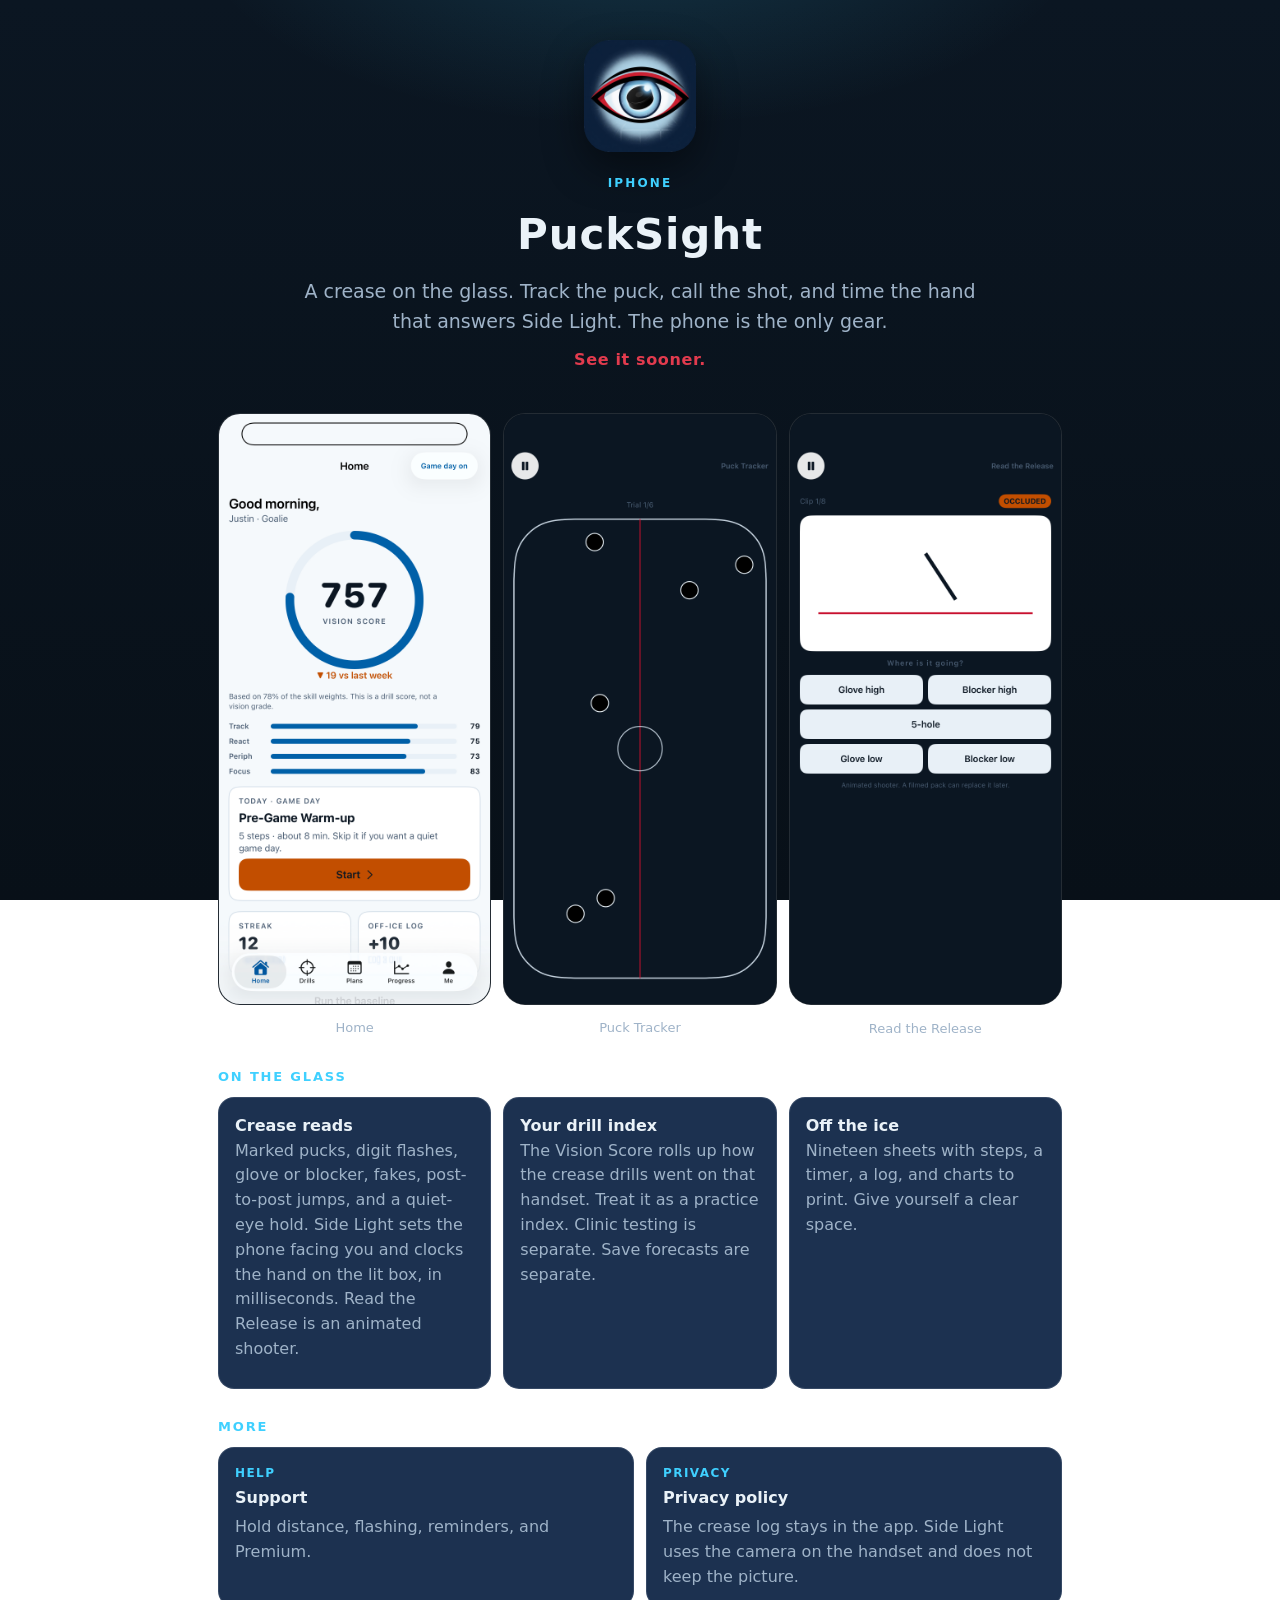
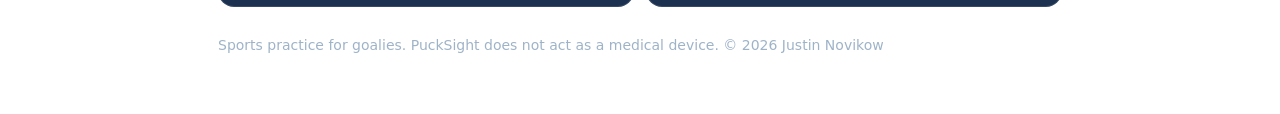
<file: index.html>
<!DOCTYPE html>
<html lang="en">
<head>
  <meta charset="UTF-8" />
  <meta name="viewport" content="width=device-width, initial-scale=1, viewport-fit=cover" />
  <meta name="theme-color" content="#0B1622" />
  <title>PuckSight — Vision station for hockey goalies</title>
  <meta name="description" content="PuckSight is a goalie vision station for iPhone. Track the puck, call glove or blocker, and clock Side Light in milliseconds." />
  <link rel="icon" href="icon.png" type="image/png" />
  <link rel="apple-touch-icon" href="icon.png" />
  <link rel="stylesheet" href="styles.css" />
</head>
<body>
  <div class="wrap">
    <header class="hero">
      <img class="logo" src="icon.png" width="112" height="112" alt="PuckSight app icon" />
      <p class="eyebrow">iPhone</p>
      <h1>PuckSight</h1>
      <p class="lede">A crease on the glass. Track the puck, call the shot, and time the hand that answers Side Light. The phone is the only gear.</p>
      <p class="tag">See it sooner.</p>
    </header>

    <div class="shots">
      <figure>
        <img src="screenshots/1-home.png" alt="PuckSight home with a Vision Score of 757 and the pre-game warm-up" />
        <figcaption class="shot-cap">Home</figcaption>
      </figure>
      <figure>
        <img src="screenshots/6-puck-tracker.png" alt="Puck Tracker drill with pucks on a rink" />
        <figcaption class="shot-cap">Puck Tracker</figcaption>
      </figure>
      <figure>
        <img src="screenshots/7-read-release.png" alt="Read the Release with an animated shooter and five zones" />
        <figcaption class="shot-cap">Read the Release</figcaption>
      </figure>
    </div>

    <h2>On the glass</h2>
    <div class="cards">
      <article class="card">
        <strong>Crease reads</strong>
        <p>Marked pucks, digit flashes, glove or blocker, fakes, post-to-post jumps, and a quiet-eye hold. Side Light sets the phone facing you and clocks the hand on the lit box, in milliseconds. Read the Release is an animated shooter.</p>
      </article>
      <article class="card">
        <strong>Your drill index</strong>
        <p>The Vision Score rolls up how the crease drills went on that handset. Treat it as a practice index. Clinic testing is separate. Save forecasts are separate.</p>
      </article>
      <article class="card">
        <strong>Off the ice</strong>
        <p>Nineteen sheets with steps, a timer, a log, and charts to print. Give yourself a clear space.</p>
      </article>
    </div>

    <h2>More</h2>
    <div class="cards">
      <a class="link-card" href="support.html">
        <span class="card-kicker">Help</span>
        <strong>Support</strong>
        <span class="card-desc">Hold distance, flashing, reminders, and Premium.</span>
      </a>
      <a class="link-card" href="privacy.html">
        <span class="card-kicker">Privacy</span>
        <strong>Privacy policy</strong>
        <span class="card-desc">The crease log stays in the app. Side Light uses the camera on the handset and does not keep the picture.</span>
      </a>
    </div>

    <p class="foot">Sports practice for goalies. PuckSight does not act as a medical device. © 2026 Justin Novikow</p>
  </div>
</body>
</html>
</file>
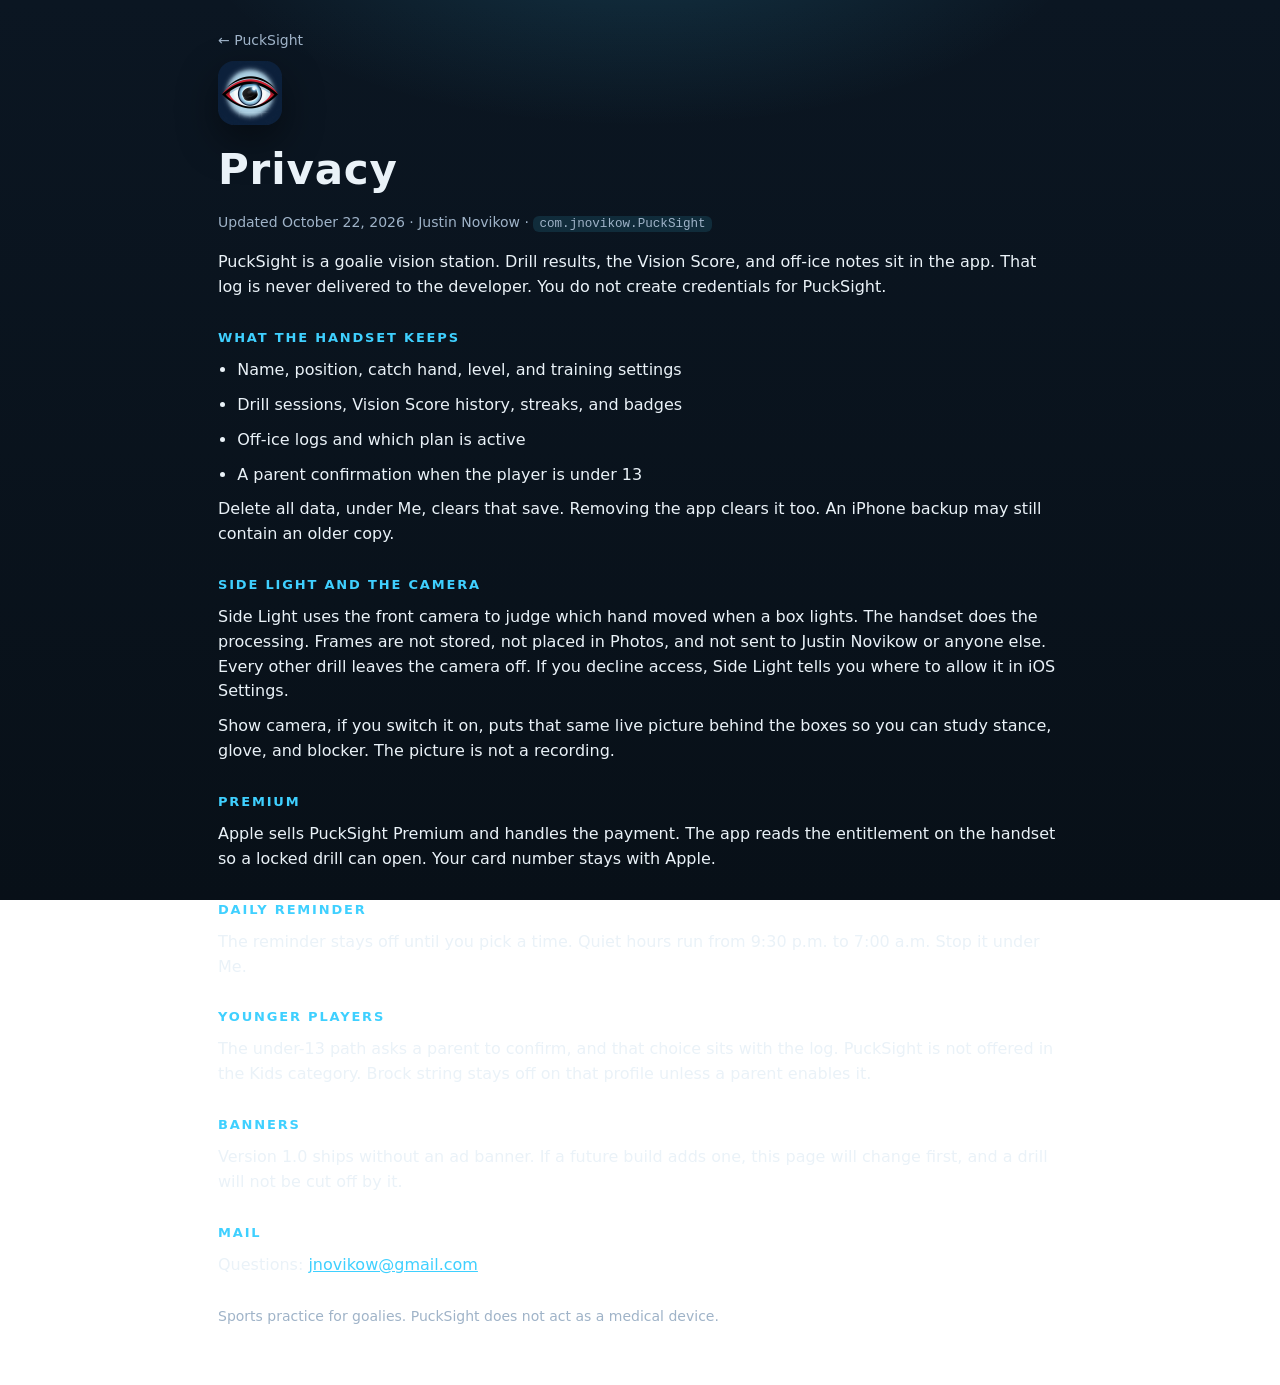
<file: privacy.html>
<!DOCTYPE html>
<html lang="en">
<head>
  <meta charset="UTF-8" />
  <meta name="viewport" content="width=device-width, initial-scale=1, viewport-fit=cover" />
  <meta name="theme-color" content="#0B1622" />
  <title>PuckSight — Privacy</title>
  <meta name="description" content="How PuckSight handles the crease log, the Side Light camera, and Premium." />
  <link rel="icon" href="icon.png" type="image/png" />
  <link rel="stylesheet" href="styles.css" />
</head>
<body>
  <div class="wrap">
    <a class="back" href="index.html">← PuckSight</a>
    <img class="logo logo-sm" src="icon.png" width="64" height="64" alt="" />
    <h1>Privacy</h1>
    <p class="meta">Updated October 22, 2026 · Justin Novikow · <code>com.jnovikow.PuckSight</code></p>

    <p>PuckSight is a goalie vision station. Drill results, the Vision Score, and off-ice notes sit in the app. That log is never delivered to the developer. You do not create credentials for PuckSight.</p>

    <h2>What the handset keeps</h2>
    <ul>
      <li>Name, position, catch hand, level, and training settings</li>
      <li>Drill sessions, Vision Score history, streaks, and badges</li>
      <li>Off-ice logs and which plan is active</li>
      <li>A parent confirmation when the player is under 13</li>
    </ul>
    <p>Delete all data, under Me, clears that save. Removing the app clears it too. An iPhone backup may still contain an older copy.</p>

    <h2>Side Light and the camera</h2>
    <p>Side Light uses the front camera to judge which hand moved when a box lights. The handset does the processing. Frames are not stored, not placed in Photos, and not sent to Justin Novikow or anyone else. Every other drill leaves the camera off. If you decline access, Side Light tells you where to allow it in iOS Settings.</p>
    <p>Show camera, if you switch it on, puts that same live picture behind the boxes so you can study stance, glove, and blocker. The picture is not a recording.</p>

    <h2>Premium</h2>
    <p>Apple sells PuckSight Premium and handles the payment. The app reads the entitlement on the handset so a locked drill can open. Your card number stays with Apple.</p>

    <h2>Daily reminder</h2>
    <p>The reminder stays off until you pick a time. Quiet hours run from 9:30 p.m. to 7:00 a.m. Stop it under Me.</p>

    <h2>Younger players</h2>
    <p>The under-13 path asks a parent to confirm, and that choice sits with the log. PuckSight is not offered in the Kids category. Brock string stays off on that profile unless a parent enables it.</p>

    <h2>Banners</h2>
    <p>Version 1.0 ships without an ad banner. If a future build adds one, this page will change first, and a drill will not be cut off by it.</p>

    <h2>Mail</h2>
    <p>Questions: <a href="mailto:jnovikow@gmail.com">jnovikow@gmail.com</a></p>
    <p class="foot">Sports practice for goalies. PuckSight does not act as a medical device.</p>
  </div>
</body>
</html>
</file>
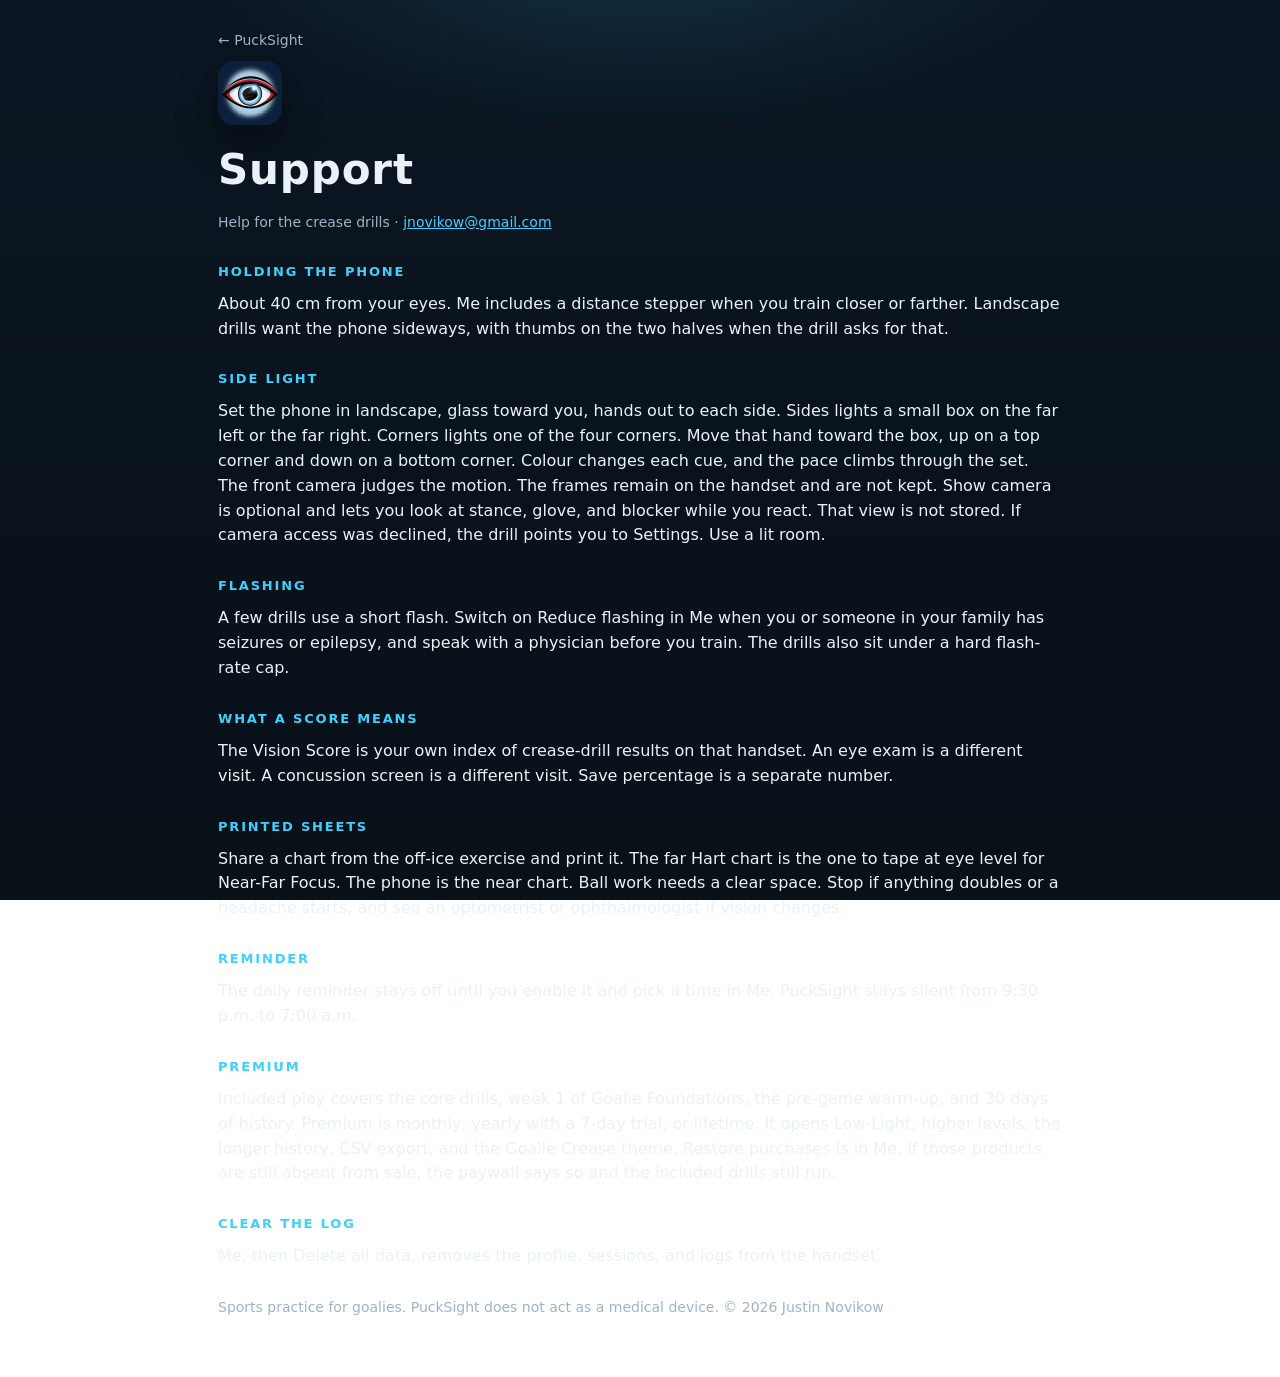
<file: support.html>
<!DOCTYPE html>
<html lang="en">
<head>
  <meta charset="UTF-8" />
  <meta name="viewport" content="width=device-width, initial-scale=1, viewport-fit=cover" />
  <meta name="theme-color" content="#0B1622" />
  <title>PuckSight — Support</title>
  <meta name="description" content="Help for PuckSight crease drills: hold distance, Side Light, flashing, and Premium." />
  <link rel="icon" href="icon.png" type="image/png" />
  <link rel="stylesheet" href="styles.css" />
</head>
<body>
  <div class="wrap">
    <a class="back" href="index.html">← PuckSight</a>
    <img class="logo logo-sm" src="icon.png" width="64" height="64" alt="" />
    <h1>Support</h1>
    <p class="meta">Help for the crease drills · <a href="mailto:jnovikow@gmail.com">jnovikow@gmail.com</a></p>

    <h2>Holding the phone</h2>
    <p>About 40 cm from your eyes. Me includes a distance stepper when you train closer or farther. Landscape drills want the phone sideways, with thumbs on the two halves when the drill asks for that.</p>

    <h2>Side Light</h2>
    <p>Set the phone in landscape, glass toward you, hands out to each side. Sides lights a small box on the far left or the far right. Corners lights one of the four corners. Move that hand toward the box, up on a top corner and down on a bottom corner. Colour changes each cue, and the pace climbs through the set. The front camera judges the motion. The frames remain on the handset and are not kept. Show camera is optional and lets you look at stance, glove, and blocker while you react. That view is not stored. If camera access was declined, the drill points you to Settings. Use a lit room.</p>

    <h2>Flashing</h2>
    <p>A few drills use a short flash. Switch on Reduce flashing in Me when you or someone in your family has seizures or epilepsy, and speak with a physician before you train. The drills also sit under a hard flash-rate cap.</p>

    <h2>What a score means</h2>
    <p>The Vision Score is your own index of crease-drill results on that handset. An eye exam is a different visit. A concussion screen is a different visit. Save percentage is a separate number.</p>

    <h2>Printed sheets</h2>
    <p>Share a chart from the off-ice exercise and print it. The far Hart chart is the one to tape at eye level for Near-Far Focus. The phone is the near chart. Ball work needs a clear space. Stop if anything doubles or a headache starts, and see an optometrist or ophthalmologist if vision changes.</p>

    <h2>Reminder</h2>
    <p>The daily reminder stays off until you enable it and pick a time in Me. PuckSight stays silent from 9:30 p.m. to 7:00 a.m.</p>

    <h2>Premium</h2>
    <p>Included play covers the core drills, week 1 of Goalie Foundations, the pre-game warm-up, and 30 days of history. Premium is monthly, yearly with a 7-day trial, or lifetime. It opens Low-Light, higher levels, the longer history, CSV export, and the Goalie Crease theme. Restore purchases is in Me. If those products are still absent from sale, the paywall says so and the included drills still run.</p>

    <h2>Clear the log</h2>
    <p>Me, then Delete all data, removes the profile, sessions, and logs from the handset.</p>

    <p class="foot">Sports practice for goalies. PuckSight does not act as a medical device. © 2026 Justin Novikow</p>
  </div>
</body>
</html>
</file>
<file: styles.css>
:root {
  --bg: #0B1622;
  --bg-2: #13233A;
  --card: #1C3150;
  --fg: #EAF2F8;
  --muted: #9FB3C8;
  --ice: #3FD0FF;
  --crease: #E23B4E;
  --line: rgba(234, 242, 248, 0.12);
}

* { box-sizing: border-box; margin: 0; padding: 0; }

body {
  font-family: "Avenir Next", "Segoe UI", system-ui, sans-serif;
  background:
    radial-gradient(720px 320px at 50% -8%, rgba(63, 208, 255, 0.16), transparent 62%),
    linear-gradient(180deg, var(--bg) 0%, #081018 100%);
  background-attachment: fixed;
  color: var(--fg);
  line-height: 1.55;
  min-height: 100vh;
}

a { color: var(--ice); }
code { font-size: 0.9em; background: rgba(63, 208, 255, 0.12); padding: 1px 6px; border-radius: 6px; }

.wrap { max-width: 880px; margin: 0 auto; padding: 28px 18px calc(48px + env(safe-area-inset-bottom)); }

.hero { text-align: center; padding: 12px 0 8px; }
.logo { width: 112px; height: 112px; border-radius: 26px; margin-bottom: 14px; box-shadow: 0 16px 40px rgba(0, 0, 0, 0.45); }
.logo-sm { width: 64px; height: 64px; border-radius: 16px; display: block; margin: 8px 0 12px; }
.eyebrow { letter-spacing: 0.18em; text-transform: uppercase; color: var(--ice); font-size: 12px; font-weight: 700; }
h1 { font-size: 42px; letter-spacing: 0.02em; margin: 6px 0 10px; }
h2 { font-size: 13px; letter-spacing: 0.14em; text-transform: uppercase; color: var(--ice); margin: 28px 0 10px; }
.lede { color: var(--muted); font-size: 19px; max-width: 36em; margin: 0 auto; }
.tag { color: var(--crease); font-weight: 700; letter-spacing: 0.04em; margin-top: 12px; }
.meta { color: var(--muted); font-size: 14px; margin-bottom: 16px; }
p, li { font-size: 16px; margin-bottom: 10px; }
ul, ol { padding-left: 1.2em; margin-bottom: 8px; }

.shots { display: grid; grid-template-columns: repeat(3, 1fr); gap: 12px; margin: 22px 0 8px; }
.shots img { width: 100%; height: auto; border-radius: 22px; border: 1px solid var(--line); background: #081018; }
.shot-cap { color: var(--muted); font-size: 13px; text-align: center; margin-top: 6px; }
@media (max-width: 700px) { .shots { grid-template-columns: 1fr; } }
.cards { display: grid; grid-template-columns: repeat(auto-fit, minmax(220px, 1fr)); gap: 12px; }
.card, .link-card {
  background: var(--card);
  border: 1px solid var(--line);
  border-radius: 16px;
  padding: 16px;
}
.link-card { display: flex; flex-direction: column; gap: 4px; text-decoration: none; color: inherit; }
.card-kicker { color: var(--ice); font-size: 12px; letter-spacing: 0.12em; text-transform: uppercase; font-weight: 700; }
.card-desc, .card p { color: var(--muted); }
.back { color: var(--muted); text-decoration: none; font-size: 14px; }
.foot { color: var(--muted); font-size: 14px; margin-top: 28px; }
</file>
